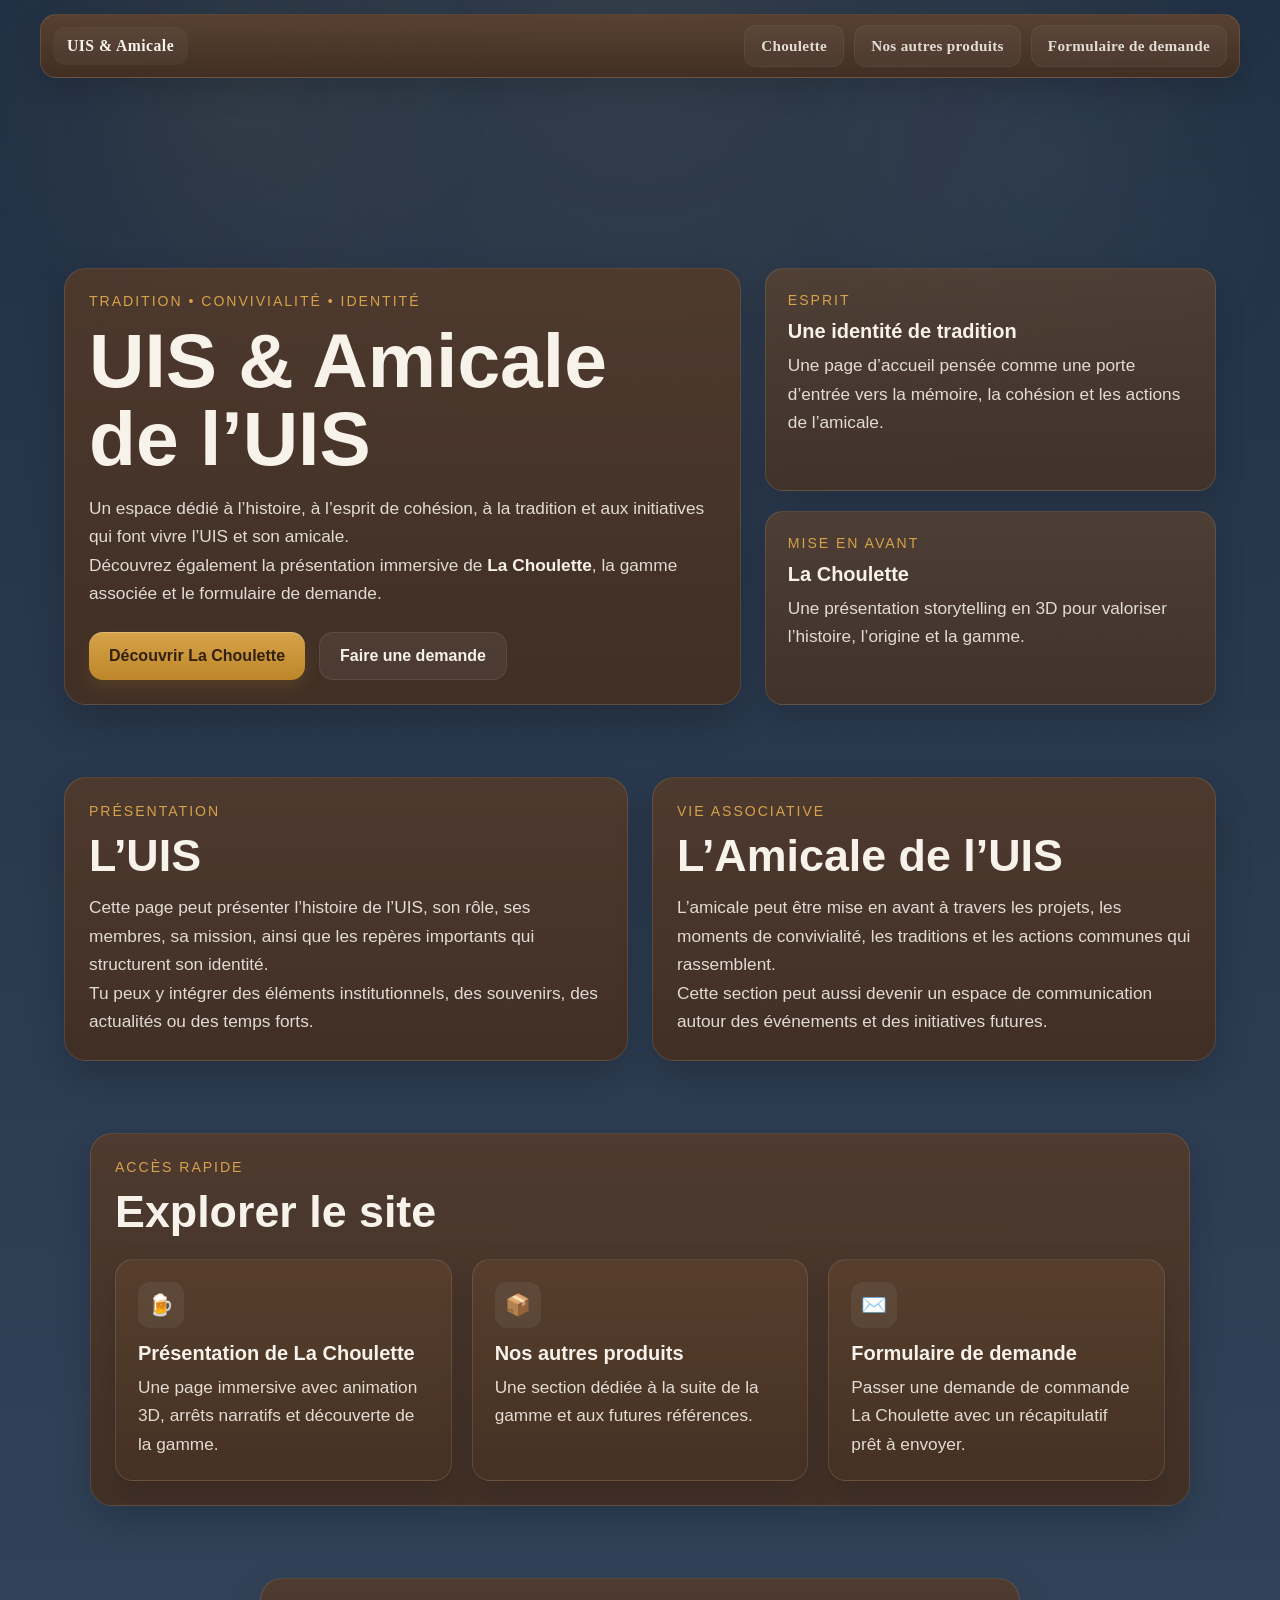
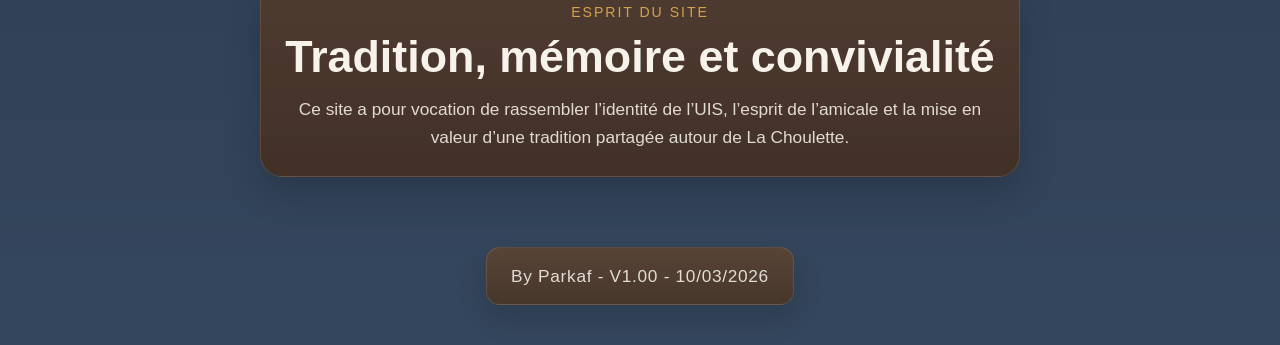
<file: index.html>
<!DOCTYPE html>
<html lang="fr">
<head>
  <meta charset="UTF-8" />
  <meta name="viewport" content="width=device-width, initial-scale=1.0" />
  <title>UIS & Amicale - Accueil</title>
  <link rel="stylesheet" href="css/style.css" />
</head>
<body>
  <header class="site-header">
    <div class="header-inner">
      <a href="index.html" class="brand">UIS & Amicale</a>

      <nav class="desktop-nav" aria-label="Navigation principale">
        <a href="choulette.html" class="nav-link">Choulette</a>
        <a href="produits.html" class="nav-link">Nos autres produits</a>
        <a href="commande.html" class="nav-link">Formulaire de demande</a>
      </nav>

      <button
        class="burger"
        id="burgerBtn"
        aria-label="Ouvrir le menu"
        aria-expanded="false"
        aria-controls="mobileMenu"
        type="button"
      >
        <span></span>
        <span></span>
        <span></span>
      </button>
    </div>

    <nav class="mobile-menu" id="mobileMenu" aria-label="Navigation mobile">
      <a href="choulette.html" class="mobile-link">Choulette</a>
      <a href="produits.html" class="mobile-link">Nos autres produits</a>
      <a href="commande.html" class="mobile-link">Formulaire de demande</a>
    </nav>
  </header>

  <main class="standard-page home-page">
    <section class="hero-simple hero-home hero-brasserie">
      <div class="hero-home-grid">
        <div class="hero-copy glass-panel hero-home-panel">
          <span class="eyebrow">Tradition • Convivialité • Identité</span>
          <h1>UIS & Amicale de l’UIS</h1>
          <p>
            Un espace dédié à l’histoire, à l’esprit de cohésion, à la tradition
            et aux initiatives qui font vivre l’UIS et son amicale.
          </p>
          <p>
            Découvrez également la présentation immersive de <strong>La Choulette</strong>,
            la gamme associée et le formulaire de demande.
          </p>

          <div class="hero-actions">
            <a href="choulette.html" class="btn-primary">Découvrir La Choulette</a>
            <a href="commande.html" class="btn-secondary">Faire une demande</a>
          </div>
        </div>

        <div class="hero-side-stack">
          <article class="feature-card wood-card">
            <span class="eyebrow">Esprit</span>
            <h3>Une identité de tradition</h3>
            <p>
              Une page d’accueil pensée comme une porte d’entrée vers la mémoire,
              la cohésion et les actions de l’amicale.
            </p>
          </article>

          <article class="feature-card wood-card">
            <span class="eyebrow">Mise en avant</span>
            <h3>La Choulette</h3>
            <p>
              Une présentation storytelling en 3D pour valoriser l’histoire,
              l’origine et la gamme.
            </p>
          </article>
        </div>
      </div>
    </section>

    <section class="content-section two-cols">
      <article class="glass-panel">
        <span class="eyebrow">Présentation</span>
        <h2>L’UIS</h2>
        <p>
          Cette page peut présenter l’histoire de l’UIS, son rôle, ses membres,
          sa mission, ainsi que les repères importants qui structurent son identité.
        </p>
        <p>
          Tu peux y intégrer des éléments institutionnels, des souvenirs,
          des actualités ou des temps forts.
        </p>
      </article>

      <article class="glass-panel">
        <span class="eyebrow">Vie associative</span>
        <h2>L’Amicale de l’UIS</h2>
        <p>
          L’amicale peut être mise en avant à travers les projets, les moments
          de convivialité, les traditions et les actions communes qui rassemblent.
        </p>
        <p>
          Cette section peut aussi devenir un espace de communication autour
          des événements et des initiatives futures.
        </p>
      </article>
    </section>

    <section class="content-section single-col">
      <div class="glass-panel centered-panel wide-panel">
        <span class="eyebrow">Accès rapide</span>
        <h2>Explorer le site</h2>
        <div class="feature-grid">
          <a class="feature-card wood-card nav-card" href="choulette.html">
            <span class="card-icon">🍺</span>
            <h3>Présentation de La Choulette</h3>
            <p>
              Une page immersive avec animation 3D, arrêts narratifs
              et découverte de la gamme.
            </p>
          </a>

          <a class="feature-card wood-card nav-card" href="produits.html">
            <span class="card-icon">📦</span>
            <h3>Nos autres produits</h3>
            <p>
              Une section dédiée à la suite de la gamme et aux futures références.
            </p>
          </a>

          <a class="feature-card wood-card nav-card" href="commande.html">
            <span class="card-icon">✉️</span>
            <h3>Formulaire de demande</h3>
            <p>
              Passer une demande de commande La Choulette avec un récapitulatif prêt à envoyer.
            </p>
          </a>
        </div>
      </div>
    </section>

    <section class="content-section single-col">
      <div class="glass-panel centered-panel narrow-panel quote-panel">
        <span class="eyebrow">Esprit du site</span>
        <h2>Tradition, mémoire et convivialité</h2>
        <p>
          Ce site a pour vocation de rassembler l’identité de l’UIS, l’esprit de l’amicale
          et la mise en valeur d’une tradition partagée autour de La Choulette.
        </p>
      </div>
    </section>
  </main>

  <footer class="site-footer">
    <p>By Parkaf - V1.00 - 10/03/2026</p>
  </footer>

  <script src="js/main.js"></script>
</body>
</html>
</file>
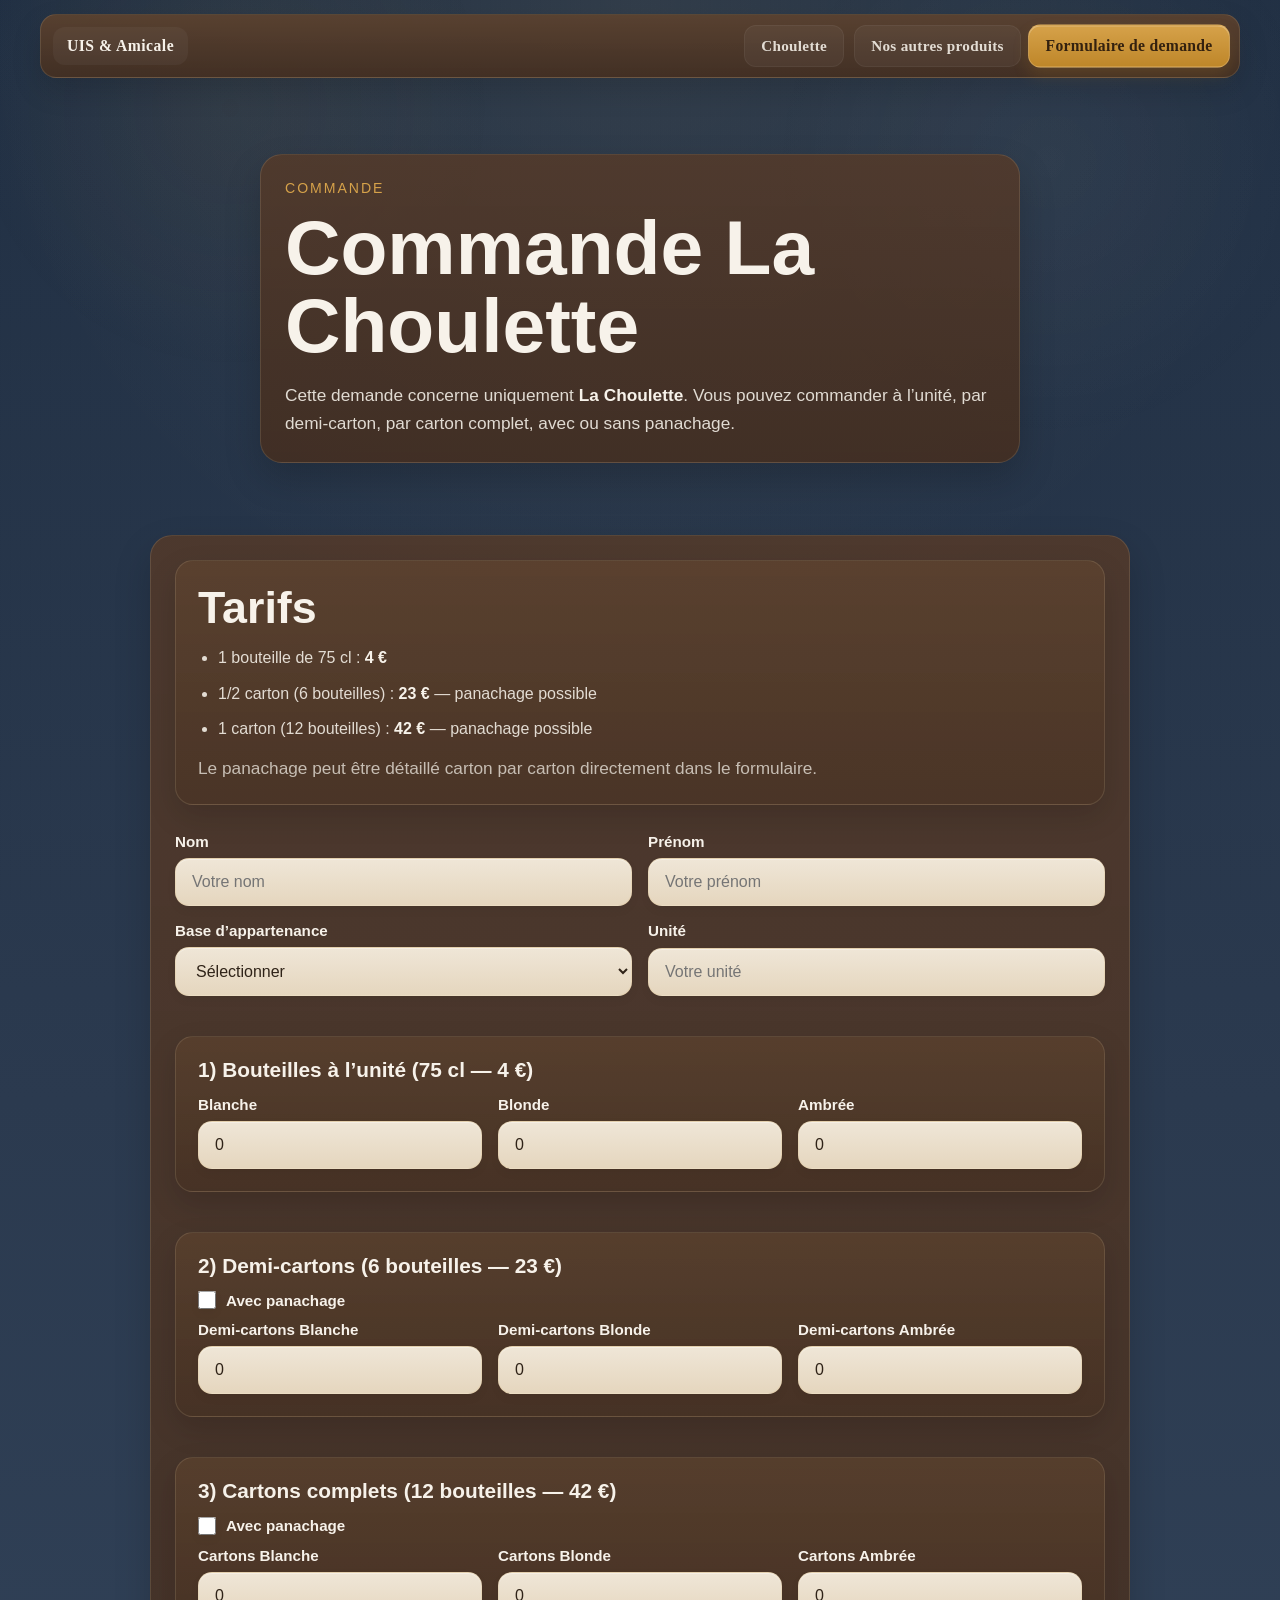
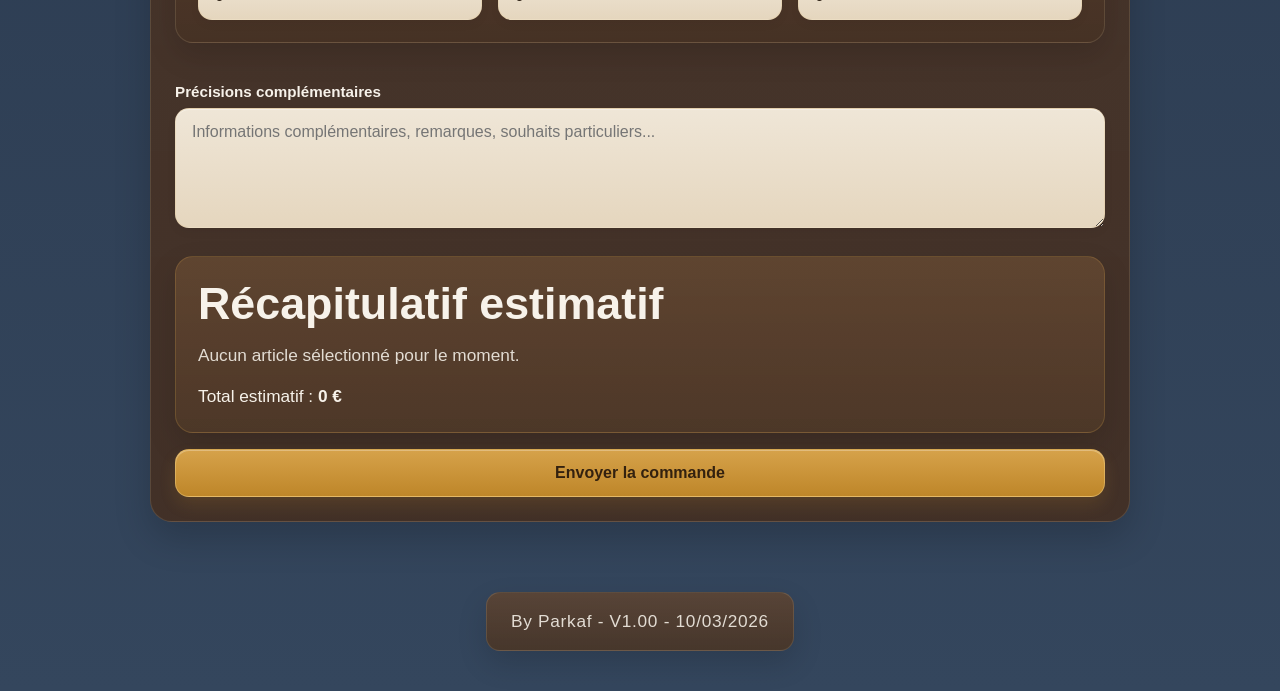
<file: commande.html>
<!DOCTYPE html>
<html lang="fr">
<head>
  <meta charset="UTF-8" />
  <meta name="viewport" content="width=device-width, initial-scale=1.0" />
  <title>Formulaire de demande</title>
  <link rel="stylesheet" href="css/style.css" />
</head>
<body>
  <header class="site-header">
    <div class="header-inner">
      <a href="index.html" class="brand">UIS & Amicale</a>

      <nav class="desktop-nav" aria-label="Navigation principale">
        <a href="choulette.html" class="nav-link">Choulette</a>
        <a href="produits.html" class="nav-link">Nos autres produits</a>
        <a href="commande.html" class="nav-link active">Formulaire de demande</a>
      </nav>

      <button
        class="burger"
        id="burgerBtn"
        aria-label="Ouvrir le menu"
        aria-expanded="false"
        aria-controls="mobileMenu"
        type="button"
      >
        <span></span>
        <span></span>
        <span></span>
      </button>
    </div>

    <nav class="mobile-menu" id="mobileMenu" aria-label="Navigation mobile">
      <a href="choulette.html" class="mobile-link">Choulette</a>
      <a href="produits.html" class="mobile-link">Nos autres produits</a>
      <a href="commande.html" class="mobile-link active">Formulaire de demande</a>
    </nav>
  </header>

  <main class="standard-page order-page">
    <section class="hero-simple">
      <div class="glass-panel centered-panel narrow-panel">
        <span class="eyebrow">Commande</span>
        <h1>Commande La Choulette</h1>
        <p>
          Cette demande concerne uniquement <strong>La Choulette</strong>.
          Vous pouvez commander à l’unité, par demi-carton, par carton complet,
          avec ou sans panachage.
        </p>
      </div>
    </section>

    <section class="content-section single-col">
      <div class="glass-panel form-panel">
        <div class="price-box">
          <h2>Tarifs</h2>
          <ul class="price-list">
            <li>1 bouteille de 75 cl : <strong>4 €</strong></li>
            <li>1/2 carton (6 bouteilles) : <strong>23 €</strong> — panachage possible</li>
            <li>1 carton (12 bouteilles) : <strong>42 €</strong> — panachage possible</li>
          </ul>
          <p class="price-note">
            Le panachage peut être détaillé carton par carton directement dans le formulaire.
          </p>
        </div>

        <form class="order-form" id="orderForm">
          <div class="form-grid two-columns-form">
            <div class="form-row">
              <label for="nom">Nom</label>
              <input type="text" id="nom" name="nom" placeholder="Votre nom" required />
            </div>

            <div class="form-row">
              <label for="prenom">Prénom</label>
              <input type="text" id="prenom" name="prenom" placeholder="Votre prénom" required />
            </div>

            <div class="form-row">
              <label for="base">Base d’appartenance</label>
              <select id="base" name="base" required>
                <option value="">Sélectionner</option>
                <option value="Civil">Civil</option>
                <option value="BA 116">BA 116</option>
                <option value="Autre">Autre</option>
              </select>
            </div>

            <div class="form-row" id="baseAutreRow" style="display:none;">
              <label for="baseAutre">Préciser la base</label>
              <input type="text" id="baseAutre" name="baseAutre" placeholder="Ex. BA 118" />
            </div>

            <div class="form-row">
              <label for="unite">Unité</label>
              <input type="text" id="unite" name="unite" placeholder="Votre unité" required />
            </div>
          </div>

          <div class="order-block">
            <h2>1) Bouteilles à l’unité (75 cl — 4 €)</h2>

            <div class="form-grid three-columns-form">
              <div class="form-row">
                <label for="uBlanche">Blanche</label>
                <input type="number" id="uBlanche" min="0" value="0" />
              </div>

              <div class="form-row">
                <label for="uBlonde">Blonde</label>
                <input type="number" id="uBlonde" min="0" value="0" />
              </div>

              <div class="form-row">
                <label for="uAmbree">Ambrée</label>
                <input type="number" id="uAmbree" min="0" value="0" />
              </div>
            </div>
          </div>

          <div class="order-block">
            <h2>2) Demi-cartons (6 bouteilles — 23 €)</h2>

            <div class="form-row checkbox-row">
              <label class="check-line">
                <input type="checkbox" id="halfPanache" />
                <span>Avec panachage</span>
              </label>
            </div>

            <div id="halfSimpleBlock">
              <div class="form-grid three-columns-form">
                <div class="form-row">
                  <label for="halfBlanche">Demi-cartons Blanche</label>
                  <input type="number" id="halfBlanche" min="0" value="0" />
                </div>

                <div class="form-row">
                  <label for="halfBlonde">Demi-cartons Blonde</label>
                  <input type="number" id="halfBlonde" min="0" value="0" />
                </div>

                <div class="form-row">
                  <label for="halfAmbree">Demi-cartons Ambrée</label>
                  <input type="number" id="halfAmbree" min="0" value="0" />
                </div>
              </div>
            </div>

            <div id="halfPanacheBlock" style="display:none;">
              <div class="form-row">
                <label for="halfQtyPanache">Nombre de demi-cartons panachés</label>
                <input type="number" id="halfQtyPanache" min="0" value="0" />
              </div>

              <div id="halfPanacheItems" class="panache-items"></div>
            </div>
          </div>

          <div class="order-block">
            <h2>3) Cartons complets (12 bouteilles — 42 €)</h2>

            <div class="form-row checkbox-row">
              <label class="check-line">
                <input type="checkbox" id="fullPanache" />
                <span>Avec panachage</span>
              </label>
            </div>

            <div id="fullSimpleBlock">
              <div class="form-grid three-columns-form">
                <div class="form-row">
                  <label for="fullBlanche">Cartons Blanche</label>
                  <input type="number" id="fullBlanche" min="0" value="0" />
                </div>

                <div class="form-row">
                  <label for="fullBlonde">Cartons Blonde</label>
                  <input type="number" id="fullBlonde" min="0" value="0" />
                </div>

                <div class="form-row">
                  <label for="fullAmbree">Cartons Ambrée</label>
                  <input type="number" id="fullAmbree" min="0" value="0" />
                </div>
              </div>
            </div>

            <div id="fullPanacheBlock" style="display:none;">
              <div class="form-row">
                <label for="fullQtyPanache">Nombre de cartons panachés</label>
                <input type="number" id="fullQtyPanache" min="0" value="0" />
              </div>

              <div id="fullPanacheItems" class="panache-items"></div>
            </div>
          </div>

          <div class="form-row">
            <label for="message">Précisions complémentaires</label>
            <textarea
              id="message"
              name="message"
              rows="5"
              placeholder="Informations complémentaires, remarques, souhaits particuliers..."
            ></textarea>
          </div>

          <div class="recap-box">
            <h2>Récapitulatif estimatif</h2>
            <p id="orderSummary">Aucun article sélectionné pour le moment.</p>
            <p class="total-price">
              Total estimatif : <strong id="totalPrice">0 €</strong>
            </p>
          </div>

          <button type="submit" class="submit-btn">Envoyer la commande</button>
        </form>
      </div>
    </section>
  </main>

  <footer class="site-footer">
    <p>By Parkaf - V1.00 - 10/03/2026</p>
  </footer>

  <script src="js/main.js"></script>
  <script src="js/commande.js"></script>
</body>
</html>
</file>
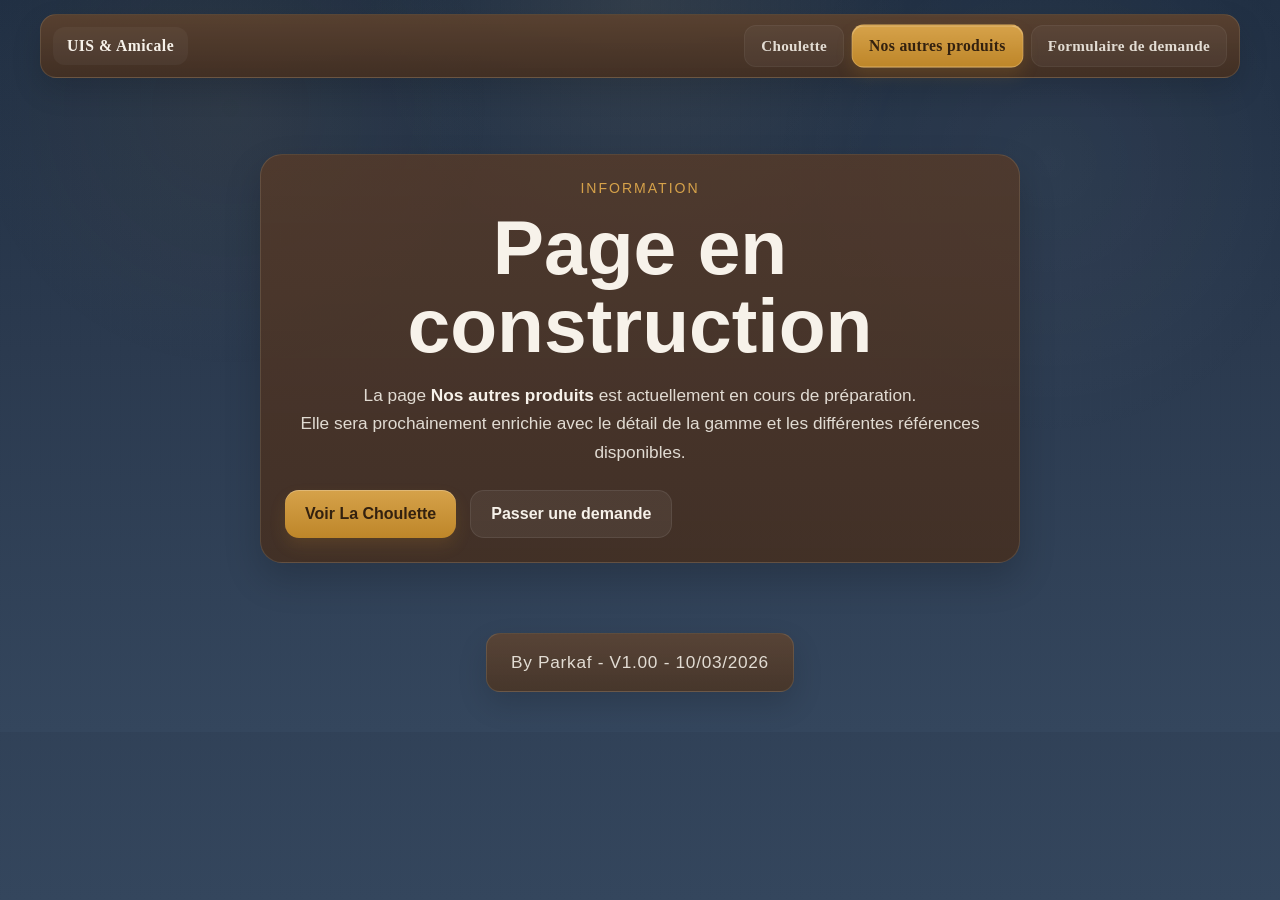
<file: produits.html>
<!DOCTYPE html>
<html lang="fr">
<head>
  <meta charset="UTF-8" />
  <meta name="viewport" content="width=device-width, initial-scale=1.0" />
  <title>Nos autres produits</title>
  <link rel="stylesheet" href="css/style.css" />
</head>
<body>
  <header class="site-header">
    <div class="header-inner">
      <a href="index.html" class="brand">UIS & Amicale</a>

      <nav class="desktop-nav" aria-label="Navigation principale">
        <a href="choulette.html" class="nav-link">Choulette</a>
        <a href="produits.html" class="nav-link active">Nos autres produits</a>
        <a href="commande.html" class="nav-link">Formulaire de demande</a>
      </nav>

      <button
        class="burger"
        id="burgerBtn"
        aria-label="Ouvrir le menu"
        aria-expanded="false"
        aria-controls="mobileMenu"
        type="button"
      >
        <span></span>
        <span></span>
        <span></span>
      </button>
    </div>

    <nav class="mobile-menu" id="mobileMenu" aria-label="Navigation mobile">
      <a href="choulette.html" class="mobile-link">Choulette</a>
      <a href="produits.html" class="mobile-link active">Nos autres produits</a>
      <a href="commande.html" class="mobile-link">Formulaire de demande</a>
    </nav>
  </header>

  <main class="standard-page products-page">
    <section class="hero-simple">
      <div class="glass-panel centered-panel narrow-panel construction-panel">
        <span class="eyebrow">Information</span>
        <h1>Page en construction</h1>
        <p>
          La page <strong>Nos autres produits</strong> est actuellement en cours de préparation.
        </p>
        <p>
          Elle sera prochainement enrichie avec le détail de la gamme et les différentes références disponibles.
        </p>
        <div class="hero-actions">
          <a href="choulette.html" class="btn-primary">Voir La Choulette</a>
          <a href="commande.html" class="btn-secondary">Passer une demande</a>
        </div>
      </div>
    </section>
  </main>

  <footer class="site-footer">
    <p>By Parkaf - V1.00 - 10/03/2026</p>
  </footer>

  <script src="js/main.js"></script>
</body>
</html>
</file>
<file: css/style.css>
* {
  box-sizing: border-box;
  margin: 0;
  padding: 0;
}

:root {
  /* 60% : base sombre */
  --bg-main: #213044;
  --bg-main-2: #2b3a4f;
  --bg-main-3: #34465d;

  /* 30% : surfaces / bois sobres */
  --surface-1: rgba(86, 58, 40, 0.82);
  --surface-2: rgba(68, 46, 32, 0.88);
  --surface-3: rgba(74, 50, 35, 0.9);

  /* 10% : accent bière / doré */
  --accent: #d6a24a;
  --accent-strong: #be8629;
  --accent-soft: rgba(214, 162, 74, 0.18);

  --text: #f7f2ea;
  --text-soft: rgba(247, 242, 234, 0.88);
  --text-muted: rgba(247, 242, 234, 0.72);

  --input-bg: #efe6d7;
  --input-text: #2f2318;

  --border-soft: rgba(255, 233, 196, 0.12);
  --shadow-soft: 0 12px 30px rgba(0, 0, 0, 0.14);
  --shadow-medium: 0 16px 36px rgba(0, 0, 0, 0.18);

  --radius-xl: 22px;
  --radius-lg: 18px;
  --radius-md: 14px;

  --max-width: 1200px;
}

html {
  scroll-behavior: smooth;
  background: linear-gradient(180deg, var(--bg-main) 0%, var(--bg-main-2) 48%, var(--bg-main-3) 100%);
}

html,
body {
  width: 100%;
  min-height: 100%;
}

body {
  font-family: Arial, sans-serif;
  color: var(--text);
  background:
    radial-gradient(circle at top, rgba(255, 220, 150, 0.08), transparent 28%),
    linear-gradient(180deg, var(--bg-main) 0%, var(--bg-main-2) 48%, var(--bg-main-3) 100%);
  overflow-x: hidden;
  position: relative;
}

body::before {
  content: "";
  position: fixed;
  inset: 0;
  pointer-events: none;
  z-index: 0;
  opacity: 0.03;
  background:
    repeating-linear-gradient(
      90deg,
      rgba(255,255,255,0.08) 0px,
      rgba(255,255,255,0.08) 1px,
      transparent 1px,
      transparent 10px
    );
}

body::after {
  content: "";
  position: fixed;
  inset: 0;
  pointer-events: none;
  z-index: 0;
  background:
    radial-gradient(circle at 18% 12%, rgba(214, 162, 74, 0.06), transparent 20%),
    radial-gradient(circle at 82% 18%, rgba(255,255,255,0.035), transparent 22%);
}

body.page-choulette {
  background:
    radial-gradient(circle at top, rgba(255, 220, 150, 0.08), transparent 28%),
    linear-gradient(180deg, var(--bg-main) 0%, var(--bg-main-2) 48%, var(--bg-main-3) 100%);
}

a {
  color: inherit;
}

main,
footer {
  position: relative;
  z-index: 2;
}

/* =========================================================
   CANVAS 3D
========================================================= */

#webgl {
  position: fixed;
  inset: 0;
  width: 100%;
  height: 100%;
  display: block;
  z-index: 1;
  background: transparent;
}

/* =========================================================
   HEADER - CLEAN BRASSERIE
========================================================= */

.site-header {
  position: fixed;
  top: 0;
  left: 0;
  width: 100%;
  z-index: 30;
  padding: 14px 18px;
  pointer-events: auto;
}

.header-inner {
  max-width: var(--max-width);
  margin: 0 auto;
  display: flex;
  align-items: center;
  justify-content: space-between;
  gap: 18px;
  padding: 10px 12px;
  border-radius: 16px;
  background: linear-gradient(180deg, rgba(93, 66, 46, 0.9), rgba(67, 47, 34, 0.94));
  border: 1px solid var(--border-soft);
  box-shadow: var(--shadow-soft);
}

.brand {
  display: inline-flex;
  align-items: center;
  padding: 10px 14px;
  border-radius: 12px;
  text-decoration: none;
  color: var(--text);
  font-weight: 700;
  font-size: 0.98rem;
  letter-spacing: 0.03em;
  white-space: nowrap;
  background: rgba(255, 255, 255, 0.04);
  font-family: Georgia, "Times New Roman", serif;
}

.desktop-nav {
  display: flex;
  align-items: center;
  gap: 10px;
}

.nav-link {
  position: relative;
  text-decoration: none;
  color: var(--text-soft);
  padding: 11px 16px;
  border-radius: 12px;
  font-size: 0.95rem;
  font-weight: 700;
  letter-spacing: 0.02em;
  background: rgba(255, 255, 255, 0.045);
  border: 1px solid rgba(255,255,255,0.05);
  transition:
    transform 0.2s ease,
    background 0.2s ease,
    color 0.2s ease,
    box-shadow 0.2s ease;
  font-family: Georgia, "Times New Roman", serif;
}

.nav-link:hover {
  transform: translateY(-1px);
  background: rgba(255, 255, 255, 0.075);
  color: var(--text);
}

.nav-link.active {
  color: #33210f;
  background: linear-gradient(180deg, var(--accent) 0%, var(--accent-strong) 100%);
  border-color: rgba(255, 231, 188, 0.24);
  box-shadow:
    inset 0 1px 0 rgba(255,255,255,0.26),
    0 8px 16px rgba(190, 134, 41, 0.18);
  transform: scale(1.03);
}

.nav-link.nav-shrink {
  animation: navShrink 0.34s ease;
}

@keyframes navShrink {
  0% { transform: scale(1.02); }
  30% { transform: scale(0.95); }
  60% { transform: scale(0.98); }
  100% { transform: scale(1); }
}

.burger {
  display: none;
  width: 46px;
  height: 46px;
  border: 1px solid rgba(255,255,255,0.06);
  border-radius: 12px;
  background: rgba(255,255,255,0.06);
  cursor: pointer;
  position: relative;
}

.burger span {
  position: absolute;
  left: 12px;
  width: 22px;
  height: 2px;
  border-radius: 2px;
  background: var(--text);
  transition: transform 0.22s ease, opacity 0.22s ease, top 0.22s ease;
}

.burger span:nth-child(1) { top: 15px; }
.burger span:nth-child(2) { top: 22px; }
.burger span:nth-child(3) { top: 29px; }

.burger.open span:nth-child(1) {
  top: 22px;
  transform: rotate(45deg);
}

.burger.open span:nth-child(2) {
  opacity: 0;
}

.burger.open span:nth-child(3) {
  top: 22px;
  transform: rotate(-45deg);
}

.mobile-menu {
  max-width: var(--max-width);
  margin: 10px auto 0;
  display: none;
  flex-direction: column;
  gap: 10px;
  padding: 14px;
  border-radius: 16px;
  background: linear-gradient(180deg, rgba(76, 54, 38, 0.95), rgba(58, 42, 31, 0.98));
  border: 1px solid var(--border-soft);
  box-shadow: var(--shadow-soft);
}

.mobile-menu.open {
  display: flex;
}

.mobile-link {
  text-decoration: none;
  color: var(--text-soft);
  padding: 13px 14px;
  border-radius: 12px;
  background: rgba(255,255,255,0.04);
  font-weight: 700;
  font-family: Georgia, "Times New Roman", serif;
}

.mobile-link.active,
.mobile-link:hover {
  color: #33210f;
  background: linear-gradient(180deg, var(--accent) 0%, var(--accent-strong) 100%);
}

/* =========================================================
   TYPO / SURFACES
========================================================= */

.standard-page {
  padding-top: 118px;
}

.hero-simple,
.content-section {
  max-width: var(--max-width);
  margin: 0 auto;
  padding: 36px 24px;
}

.hero-home {
  padding-top: 150px;
}

.glass-panel,
.content {
  max-width: 680px;
  padding: 24px;
  border-radius: var(--radius-xl);
  background: linear-gradient(180deg, var(--surface-1), var(--surface-2));
  border: 1px solid var(--border-soft);
  box-shadow: var(--shadow-medium);
}

.centered-panel {
  margin: 0 auto;
}

.narrow-panel {
  max-width: 760px;
}

.wide-panel {
  max-width: 1100px;
}

.eyebrow {
  display: inline-block;
  margin-bottom: 12px;
  font-size: 0.88rem;
  letter-spacing: 0.14em;
  text-transform: uppercase;
  color: var(--accent);
}

h1,
h2,
h3 {
  color: var(--text);
}

h1 {
  font-size: clamp(2.2rem, 6vw, 4.8rem);
  line-height: 1.02;
  margin-bottom: 16px;
}

h2 {
  font-size: clamp(1.75rem, 4vw, 2.8rem);
  line-height: 1.08;
  margin-bottom: 14px;
}

h3 {
  font-size: 1.25rem;
  margin-bottom: 8px;
}

p {
  font-size: clamp(1rem, 1.5vw, 1.08rem);
  line-height: 1.65;
  color: var(--text-soft);
}

strong {
  color: var(--text);
}

/* =========================================================
   BOUTONS
========================================================= */

.hero-actions {
  margin-top: 24px;
  display: flex;
  gap: 14px;
  flex-wrap: wrap;
}

.btn-primary,
.btn-secondary {
  display: inline-flex;
  align-items: center;
  justify-content: center;
  padding: 14px 20px;
  border-radius: var(--radius-md);
  text-decoration: none;
  font-weight: 700;
}

.btn-primary {
  color: #33210f;
  background: linear-gradient(180deg, var(--accent) 0%, var(--accent-strong) 100%);
  box-shadow:
    inset 0 1px 0 rgba(255,255,255,0.24),
    0 8px 16px rgba(190, 134, 41, 0.16);
}

.btn-secondary {
  color: var(--text);
  background: rgba(255,255,255,0.06);
  border: 1px solid rgba(255,255,255,0.08);
}

/* =========================================================
   PAGE ACCUEIL
========================================================= */

.hero-brasserie {
  padding-top: 150px;
}

.hero-home-grid {
  max-width: var(--max-width);
  margin: 0 auto;
  display: grid;
  grid-template-columns: 1.2fr 0.8fr;
  gap: 24px;
  align-items: stretch;
}

.hero-home-panel {
  min-height: 420px;
  display: flex;
  flex-direction: column;
  justify-content: center;
}

.hero-side-stack {
  display: grid;
  gap: 20px;
}

.two-cols {
  display: grid;
  grid-template-columns: repeat(2, minmax(0, 1fr));
  gap: 24px;
}

.single-col {
  display: block;
}

.feature-grid {
  display: grid;
  grid-template-columns: repeat(3, minmax(0, 1fr));
  gap: 20px;
  margin-top: 24px;
}

.feature-card {
  display: block;
  text-decoration: none;
  padding: 22px;
  border-radius: var(--radius-lg);
  background: linear-gradient(180deg, rgba(93, 66, 46, 0.72), rgba(70, 50, 36, 0.84));
  border: 1px solid var(--border-soft);
  box-shadow: var(--shadow-soft);
  transition: transform 0.22s ease, box-shadow 0.22s ease, background 0.22s ease;
}

.feature-card:hover {
  transform: translateY(-2px);
  box-shadow: 0 14px 28px rgba(0,0,0,0.16);
}

.wood-card {
  background: linear-gradient(180deg, rgba(93, 66, 46, 0.72), rgba(70, 50, 36, 0.84));
}

.nav-card {
  min-height: 220px;
}

.card-icon {
  display: inline-flex;
  align-items: center;
  justify-content: center;
  width: 46px;
  height: 46px;
  margin-bottom: 14px;
  border-radius: 12px;
  background: rgba(255,255,255,0.06);
  font-size: 1.3rem;
}

.quote-panel {
  text-align: center;
}

/* =========================================================
   PAGE CHOULETTE
========================================================= */

.panel {
  position: relative;
  min-height: 100vh;
  min-height: 100svh;
  display: flex;
  align-items: center;
  padding: 110px 8vw 8vw;
  z-index: 2;
  pointer-events: none;
}

.panel-1,
.panel-2 {
  justify-content: flex-start;
}

.panel-3 {
  justify-content: flex-end;
}

.panel-final {
  display: flex;
  flex-direction: column;
  justify-content: center;
  gap: 32px;
}

.final-intro {
  align-self: flex-start;
}
.flavor-card {
  position: relative;
  overflow: hidden;
  min-height: 360px;
  border-radius: 26px;
  padding: 22px;
  border: 1px solid rgba(255,255,255,0.18);
  box-shadow:
    0 18px 42px rgba(0,0,0,0.18),
    inset 0 1px 0 rgba(255,255,255,0.24);
  transform: translateY(42px) scale(0.98);
  opacity: 0;
  transition:
    transform 0.8s ease,
    opacity 0.8s ease,
    box-shadow 0.3s ease;
}

.flavor-card::before {
  content: "";
  position: absolute;
  inset: 0;
  pointer-events: none;
  background:
    radial-gradient(circle at top right, rgba(255,255,255,0.22), transparent 28%);
  opacity: 0.8;
}

.flavor-card.show {
  transform: translateY(0) scale(1);
  opacity: 1;
}

.flavor-card.blanche {
  background:
    linear-gradient(160deg, rgba(214, 240, 249, 0.98) 0%, rgba(153, 204, 225, 0.98) 100%);
  color: #173142;
}

.flavor-card.blonde {
  background:
    linear-gradient(160deg, rgba(250, 223, 126, 0.98) 0%, rgba(225, 177, 58, 0.98) 100%);
  color: #402c0d;
}

.flavor-card.ambree {
  background:
    linear-gradient(160deg, rgba(196, 140, 92, 0.98) 0%, rgba(146, 96, 58, 0.98) 100%);
  color: #fff4ea;
}

.flavor-card h3 {
  position: relative;
  color: inherit;
  font-size: 1.45rem;
  margin-bottom: 8px;
}

.flavor-card p {
  position: relative;
  color: inherit;
  opacity: 0.88;
}

.mini-canvas {
  width: 100%;
  height: 220px;
  border-radius: 20px;
  margin-bottom: 18px;
  background:
    linear-gradient(180deg, rgba(255,255,255,0.3), rgba(255,255,255,0.12));
  border: 1px solid rgba(255,255,255,0.22);
  box-shadow:
    inset 0 1px 0 rgba(255,255,255,0.2),
    0 8px 18px rgba(0,0,0,0.08);
}

/* =========================================================
   PAGE PRODUITS
========================================================= */

.construction-panel {
  text-align: center;
  max-width: 760px;
}

/* =========================================================
   FORMULAIRE COMMANDE
========================================================= */

.form-panel {
  max-width: 980px;
  margin: 0 auto;
}

.price-box {
  margin-bottom: 28px;
  padding: 22px;
  border-radius: var(--radius-lg);
  background: linear-gradient(180deg, rgba(95, 68, 48, 0.74), rgba(74, 53, 38, 0.84));
  border: 1px solid var(--border-soft);
  box-shadow: var(--shadow-soft);
}

.price-list {
  margin: 14px 0 12px;
  padding-left: 20px;
}

.price-list li {
  margin-bottom: 10px;
  color: var(--text-soft);
  line-height: 1.6;
}

.price-note {
  color: var(--text-muted);
}

.order-form {
  margin-top: 8px;
  display: grid;
  gap: 16px;
}

.form-grid {
  display: grid;
  gap: 16px;
}

.two-columns-form {
  grid-template-columns: repeat(2, minmax(0, 1fr));
  margin-bottom: 24px;
}

.three-columns-form {
  grid-template-columns: repeat(3, minmax(0, 1fr));
}

.order-block {
  margin-bottom: 24px;
  padding: 22px;
  border-radius: var(--radius-lg);
  background: linear-gradient(180deg, rgba(92, 66, 46, 0.74), rgba(70, 50, 36, 0.84));
  border: 1px solid var(--border-soft);
  box-shadow: var(--shadow-soft);
}

.order-block h2 {
  font-size: 1.3rem;
  margin-bottom: 14px;
  color: var(--text);
}

.form-row {
  display: grid;
  gap: 8px;
}

.form-row label {
  font-size: 0.95rem;
  color: var(--text);
  font-weight: 700;
}

.form-row input,
.form-row select,
.form-row textarea {
  width: 100%;
  border: 1px solid rgba(214, 162, 74, 0.14);
  outline: none;
  border-radius: var(--radius-md);
  padding: 14px 16px;
  font: inherit;
  background: linear-gradient(180deg, var(--input-bg), #e5d6be);
  color: var(--input-text);
  box-shadow:
    inset 0 1px 0 rgba(255,255,255,0.35),
    0 4px 10px rgba(0,0,0,0.05);
}

.form-row input:focus,
.form-row select:focus,
.form-row textarea:focus {
  border-color: rgba(214, 162, 74, 0.45);
  box-shadow:
    0 0 0 3px rgba(214, 162, 74, 0.12),
    inset 0 1px 0 rgba(255,255,255,0.35);
}

.checkbox-row {
  margin-bottom: 12px;
}

.check-line {
  display: inline-flex;
  align-items: center;
  gap: 10px;
  color: var(--text);
  font-weight: 700;
}

.check-line input[type="checkbox"] {
  width: 18px;
  height: 18px;
  accent-color: var(--accent-strong);
}

.recap-box {
  margin-top: 12px;
  padding: 22px;
  border-radius: var(--radius-lg);
  background: linear-gradient(180deg, rgba(103, 74, 51, 0.78), rgba(79, 57, 40, 0.86));
  border: 1px solid rgba(214, 162, 74, 0.22);
  box-shadow: var(--shadow-soft);
}

.recap-box h2 {
  color: var(--text);
}

.total-price {
  margin-top: 12px;
  font-size: 1.08rem;
  color: var(--text);
}

.submit-btn {
  border: 1px solid rgba(255, 227, 158, 0.34);
  border-radius: var(--radius-md);
  padding: 14px 18px;
  font: inherit;
  font-weight: 700;
  cursor: pointer;
  background: linear-gradient(180deg, var(--accent) 0%, var(--accent-strong) 100%);
  color: #33210f;
  box-shadow:
    inset 0 1px 0 rgba(255,255,255,0.28),
    0 8px 16px rgba(190, 134, 41, 0.16);
  transition: transform 0.2s ease, box-shadow 0.2s ease;
}

.submit-btn:hover {
  transform: translateY(-1px);
}

/* =========================================================
   BLOCS PANACHÉS
========================================================= */

.panache-items {
  display: grid;
  gap: 16px;
  margin-top: 16px;
}

.panache-card {
  padding: 18px;
  border-radius: var(--radius-lg);
  background: linear-gradient(180deg, rgba(99, 71, 49, 0.72), rgba(76, 54, 39, 0.82));
  border: 1px solid var(--border-soft);
  box-shadow: var(--shadow-soft);
}

.panache-card h3 {
  margin-bottom: 12px;
  color: var(--text);
}

.panache-total {
  margin-top: 12px;
  font-size: 0.95rem;
  color: var(--text-soft);
}

.panache-card.is-complete {
  border-color: rgba(214, 162, 74, 0.34);
  box-shadow:
    0 0 0 1px rgba(214, 162, 74, 0.12),
    var(--shadow-soft);
}

.panache-card.is-over {
  border-color: rgba(255, 120, 120, 0.5);
}

/* =========================================================
   FOOTER
========================================================= */

.site-footer {
  position: relative;
  z-index: 3;
  padding: 34px 20px 40px;
  text-align: center;
  background: transparent;
}

.site-footer p {
  display: inline-block;
  padding: 14px 24px;
  border-radius: 14px;
  background: linear-gradient(180deg, rgba(95, 68, 48, 0.84), rgba(73, 53, 38, 0.9));
  border: 1px solid var(--border-soft);
  color: var(--text-soft);
  box-shadow: var(--shadow-soft);
  letter-spacing: 0.04em;
}

.choulette-footer {
  margin-top: 40px;
}

/* =========================================================
   RESPONSIVE
========================================================= */

@media (max-width: 900px) {
  .desktop-nav {
    display: none;
  }

  .burger {
    display: block;
  }

  .site-header {
    padding: 12px;
  }

  .header-inner {
    padding: 10px 12px;
  }

  .hero-home-grid,
  .two-cols,
  .feature-grid,
  .flavors,
  .two-columns-form,
  .three-columns-form {
    grid-template-columns: 1fr;
  }

  .hero-home-panel {
    min-height: auto;
  }

  .panel {
    padding: 96px 24px 24px;
    align-items: flex-end;
  }

  .panel-1,
  .panel-2,
  .panel-3 {
    justify-content: center;
  }

  .final-intro {
    align-self: center;
  }

  .glass-panel,
  .content {
    max-width: 100%;
  }
}

@media (max-width: 640px) {
  .standard-page {
    padding-top: 106px;
  }

  .hero-home {
    padding-top: 126px;
  }

  .hero-actions {
    flex-direction: column;
  }

  .btn-primary,
  .btn-secondary {
    width: 100%;
  }

  .panel {
    min-height: 100svh;
    padding: 96px 20px 24px;
  }

  .glass-panel,
  .content {
    padding: 18px;
    border-radius: 18px;
  }

  .mini-canvas {
    height: 190px;
  }

  .site-footer {
    padding: 28px 16px 34px;
  }

  .site-footer p {
    width: 100%;
    max-width: 420px;
  }
}

@media (max-width: 640px) {
  .panel-final {
    min-height: auto;
    padding-top: 110px;
    padding-bottom: 80px;
    justify-content: flex-start;
    gap: 22px;
  }

  .flavors {
    grid-template-columns: 1fr;
    gap: 18px;
  }

  .final-intro {
    width: 100%;
    align-self: stretch;
  }

  .flavor-card {
    min-height: 320px;
  }
}

.flavor-badge {
  display: inline-flex;
  align-items: center;
  margin-bottom: 10px;
  padding: 8px 12px;
  border-radius: 999px;
  font-size: 0.82rem;
  font-weight: 700;
  letter-spacing: 0.04em;
  background: rgba(255,255,255,0.22);
  color: inherit;
  backdrop-filter: blur(6px);
}
</file>
